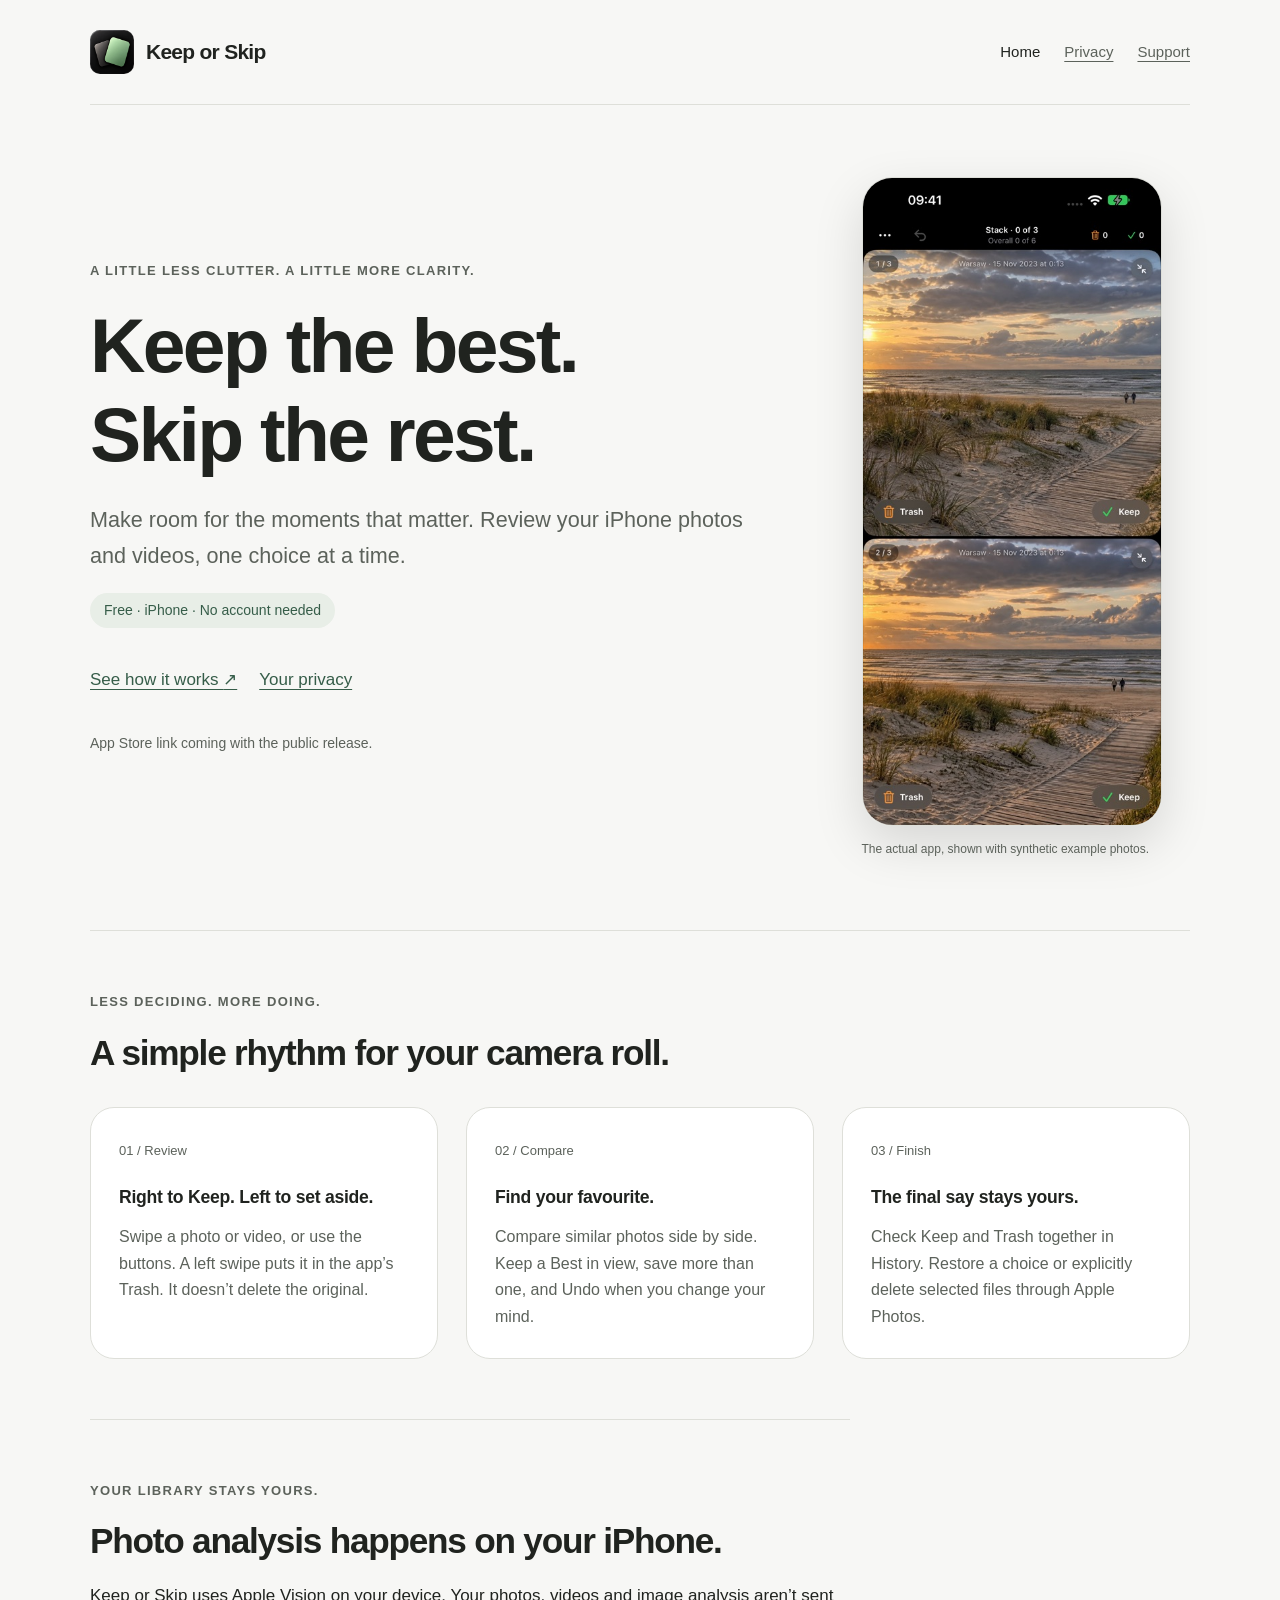
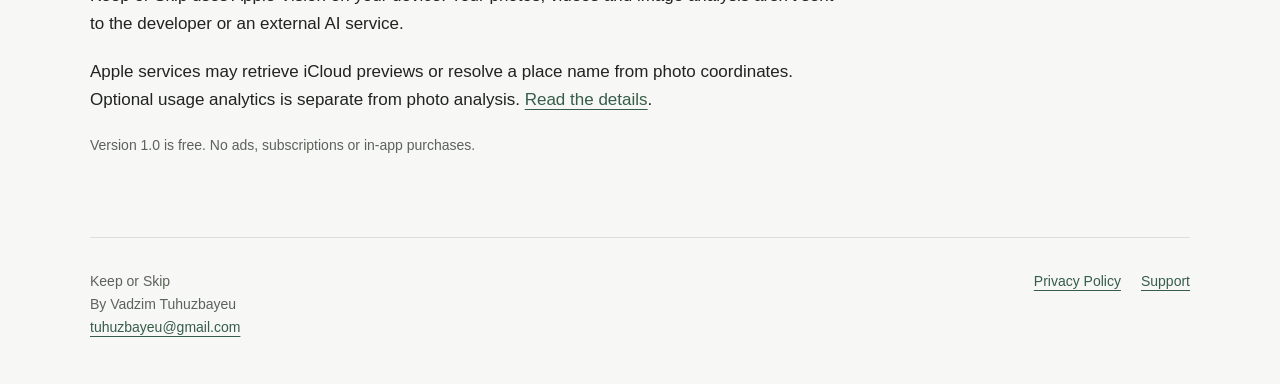
<file: site/index.html>
<!doctype html>
<html lang="en">
<head>
  <meta charset="utf-8">
  <meta name="viewport" content="width=device-width, initial-scale=1">
  <meta name="color-scheme" content="light dark">
  <meta name="referrer" content="strict-origin-when-cross-origin">
  <meta http-equiv="Content-Security-Policy" content="default-src 'none'; style-src 'self'; img-src 'self'; base-uri 'none'; form-action 'none'">
  <title>Keep or Skip — Keep the best. Skip the rest.</title>
  <meta name="description" content="A calmer way to review photos and videos on iPhone. Swipe to keep or set aside, compare similar shots, and delete only when you decide.">
  <link rel="canonical" href="https://tuhuzbayeu.github.io/keep-or-skip-site/">
  <meta property="og:type" content="website">
  <meta property="og:site_name" content="Keep or Skip">
  <meta property="og:title" content="Keep or Skip — Keep the best. Skip the rest.">
  <meta property="og:description" content="A calmer way to review photos and videos on iPhone. Swipe to keep or set aside, compare similar shots, and delete only when you decide.">
  <meta property="og:url" content="https://tuhuzbayeu.github.io/keep-or-skip-site/">
  <meta property="og:locale" content="en_US">
  <link rel="stylesheet" href="./styles.css">
</head>
<body>
<a class="skip-link" href="#main">Skip to content</a>
<header class="header wrap">
  <a class="wordmark" href="./"><img class="brand-icon" src="assets/app-icon.png" alt="Keep or Skip app icon" width="44" height="44">Keep or Skip</a>
  <nav class="nav" aria-label="Main navigation"><a href="./" aria-current="page">Home</a><a href="./privacy/">Privacy</a><a href="./support/">Support</a></nav>
</header>
<main id="main" class="wrap" tabindex="-1">
<section class="hero">
  <div>
    <p class="eyebrow">A little less clutter. A little more clarity.</p>
    <h1>Keep the best.<br>Skip the rest.</h1>
    <p class="lede">Make room for the moments that matter. Review your iPhone photos and videos, one choice at a time.</p>
    <span class="pill">Free · iPhone · No account needed</span>
    <div class="actions"><a href="support/#review">See how it works <span aria-hidden="true">↗</span></a><a href="privacy/">Your privacy</a></div>
    <p class="store-note">App Store link coming with the public release.</p>
  </div>
  <figure class="app-figure">
    <img src="assets/stack-review.jpg" alt="Keep or Skip comparing two beach photos, with Trash and Keep controls on each photo." width="442" height="960" fetchpriority="high">
    <figcaption>The actual app, shown with synthetic example photos.</figcaption>
  </figure>
</section>
<section class="section" aria-labelledby="how"><p class="eyebrow">Less deciding. More doing.</p><h2 id="how">A simple rhythm for your camera roll.</h2>
  <div class="steps">
    <article class="step"><span class="number">01 / Review</span><h3>Right to Keep. Left to set aside.</h3><p>Swipe a photo or video, or use the buttons. A left swipe puts it in the app’s Trash. It doesn’t delete the original.</p></article>
    <article class="step"><span class="number">02 / Compare</span><h3>Find your favourite.</h3><p>Compare similar photos side by side. Keep a Best in view, save more than one, and Undo when you change your mind.</p></article>
    <article class="step"><span class="number">03 / Finish</span><h3>The final say stays yours.</h3><p>Check Keep and Trash together in History. Restore a choice or explicitly delete selected files through Apple Photos.</p></article>
  </div>
</section>
<section class="section privacy-note" aria-labelledby="local"><p class="eyebrow">Your library stays yours.</p><h2 id="local">Photo analysis happens on your iPhone.</h2><p>Keep or Skip uses Apple Vision on your device. Your photos, videos and image analysis aren’t sent to the developer or an external AI service.</p><p>Apple services may retrieve iCloud previews or resolve a place name from photo coordinates. Optional usage analytics is separate from photo analysis. <a href="privacy/">Read the details</a>.</p><p class="meta">Version 1.0 is free. No ads, subscriptions or in-app purchases.</p></section>
</main>
<footer class="footer wrap">
  <p>Keep or Skip<br>By Vadzim Tuhuzbayeu<br><a class="contact" href="mailto:tuhuzbayeu@gmail.com">tuhuzbayeu@gmail.com</a></p>
  <nav aria-label="Footer"><a href="./privacy/">Privacy Policy</a><a href="./support/">Support</a></nav>
</footer>
</body>
</html>
</file>
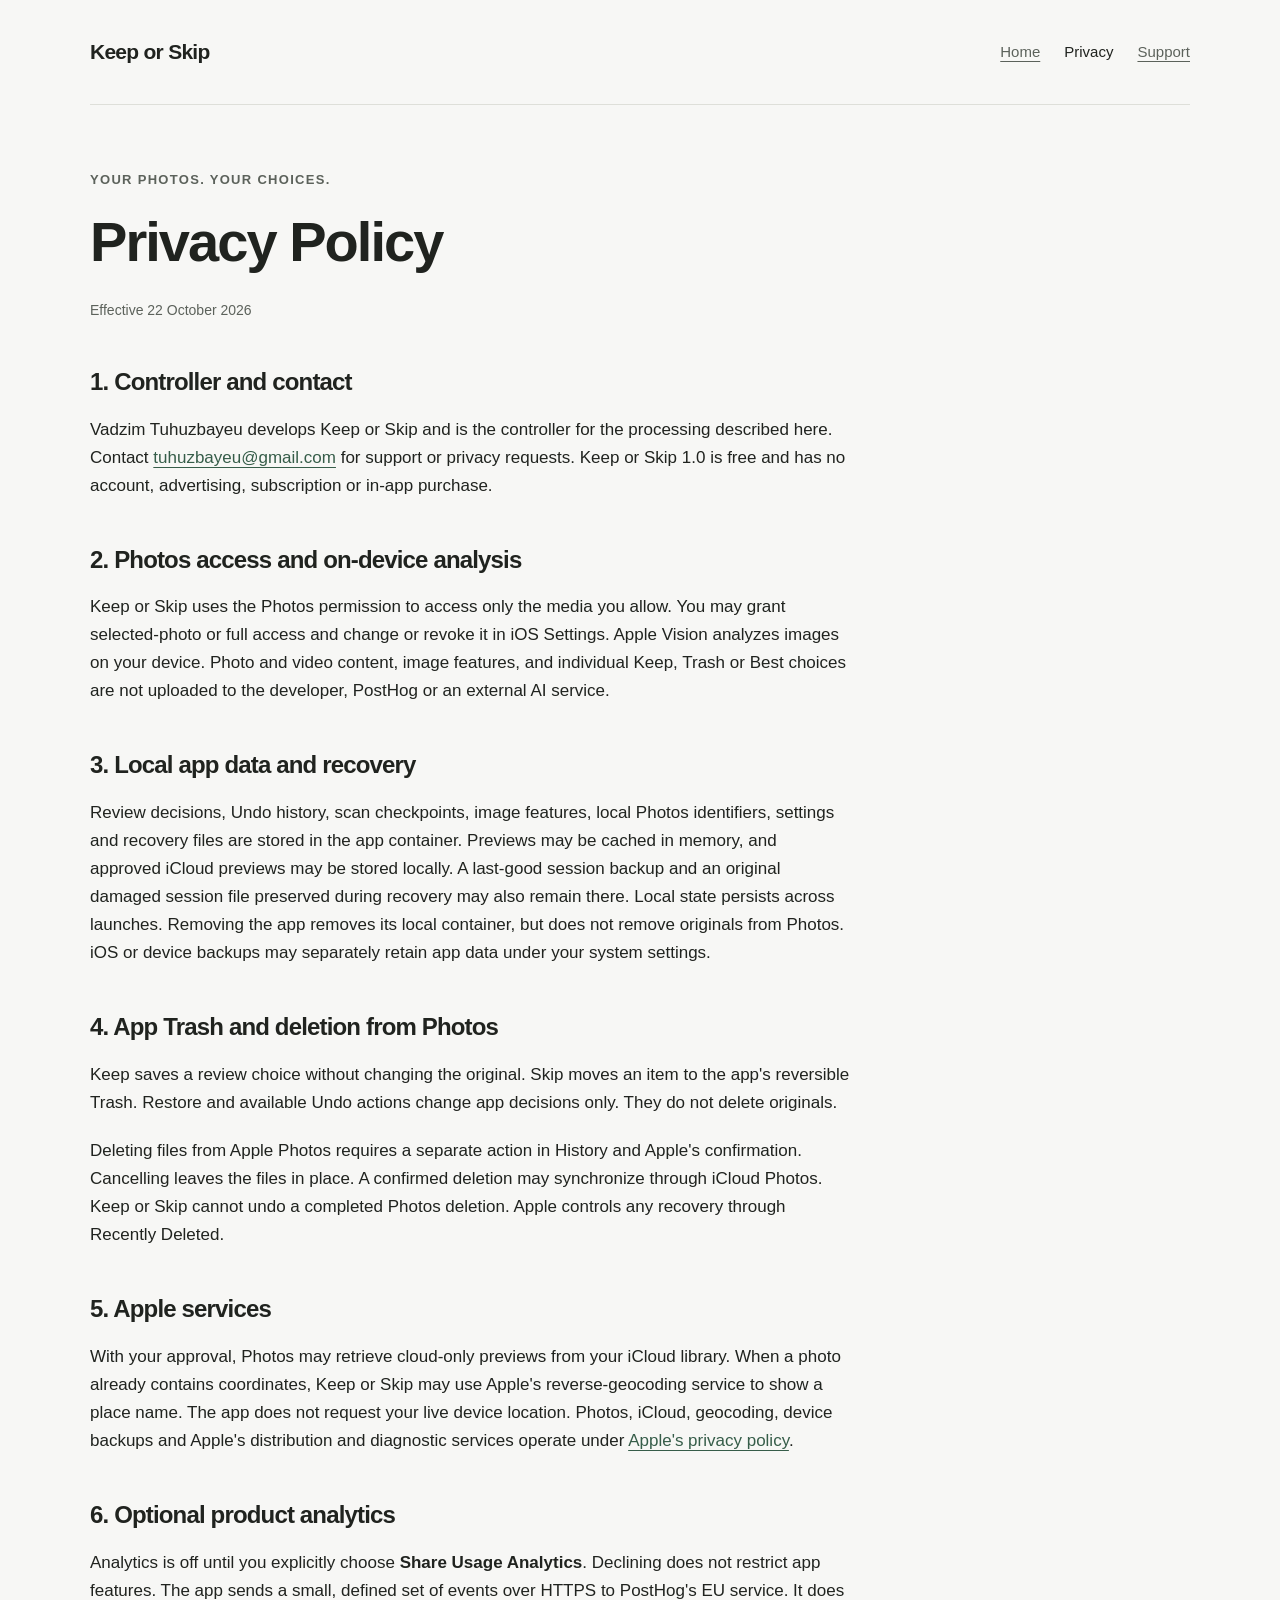
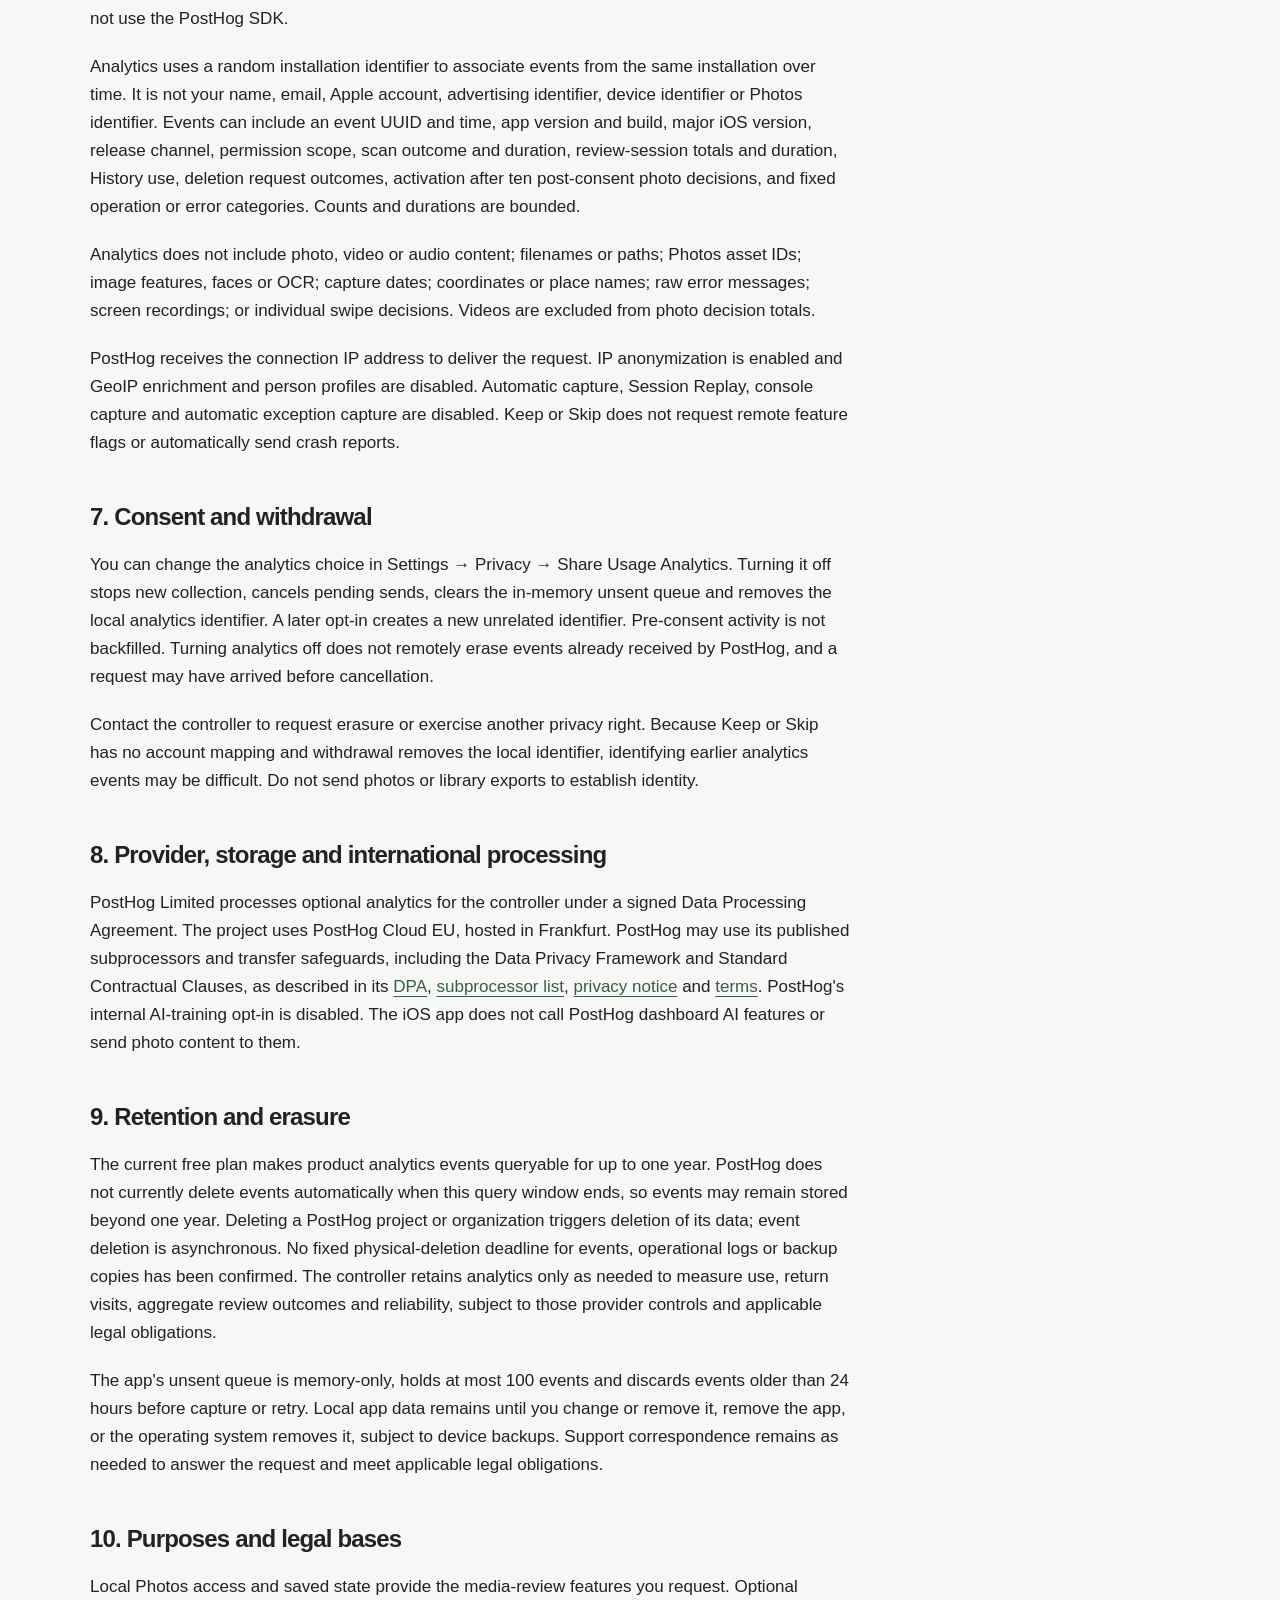
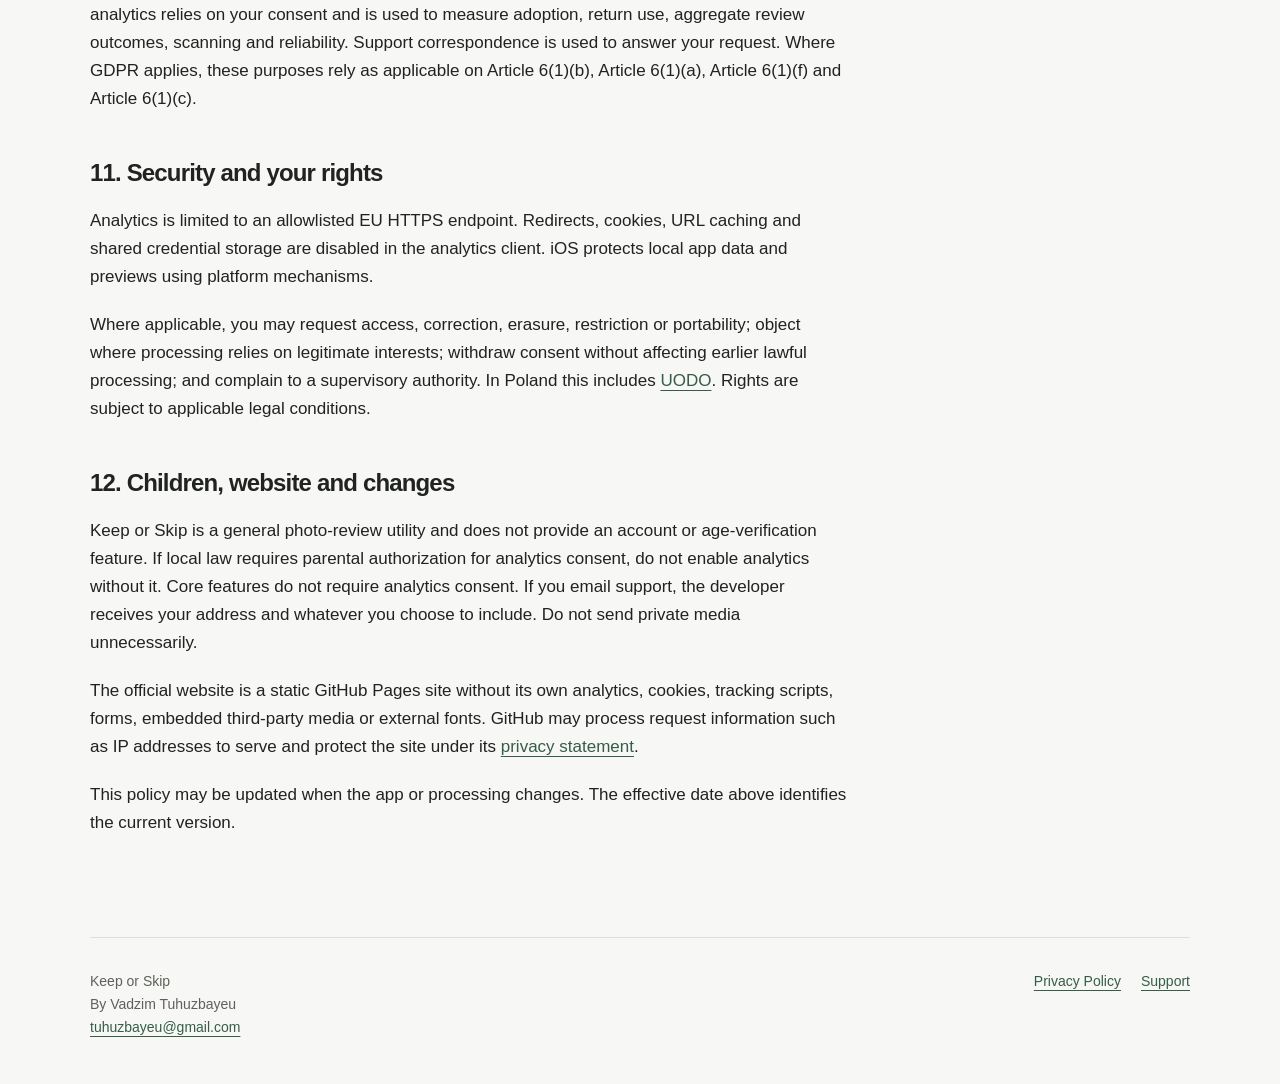
<file: site/privacy/index.html>
<!doctype html>
<html lang="en">
<head>
  <meta charset="utf-8">
  <meta name="viewport" content="width=device-width, initial-scale=1">
  <meta name="color-scheme" content="light dark">
  <meta name="referrer" content="strict-origin-when-cross-origin">
  <meta http-equiv="Content-Security-Policy" content="default-src 'none'; style-src 'self'; img-src 'self'; base-uri 'none'; form-action 'none'">
  <title>Privacy Policy — Keep or Skip</title>
  <meta name="description" content="How Keep or Skip handles Photos access, local review data, iCloud services, deletion and optional consent-based PostHog analytics.">
  <link rel="canonical" href="https://tuhuzbayeu.github.io/keep-or-skip-site/privacy/">
  <meta property="og:type" content="website"><meta property="og:site_name" content="Keep or Skip">
  <meta property="og:title" content="Privacy Policy — Keep or Skip">
  <meta property="og:description" content="How Keep or Skip handles Photos access, local review data, iCloud services, deletion and optional consent-based PostHog analytics.">
  <meta property="og:url" content="https://tuhuzbayeu.github.io/keep-or-skip-site/privacy/"><meta property="og:locale" content="en_US">
  <link rel="stylesheet" href="../styles.css">
</head>
<body>
<a class="skip-link" href="#main">Skip to content</a>
<header class="header wrap"><a class="wordmark" href="../">Keep or Skip</a><nav class="nav" aria-label="Main navigation"><a href="../">Home</a><a href="../privacy/" aria-current="page">Privacy</a><a href="../support/">Support</a></nav></header>
<main id="main" class="wrap" tabindex="-1"><article class="document">
<p class="eyebrow">Your photos. Your choices.</p><h1>Privacy Policy</h1>
<p class="meta">Effective 22 October 2026</p>
<h2 id="controller">1. Controller and contact</h2>
<p>Vadzim Tuhuzbayeu develops Keep or Skip and is the controller for the processing described here. Contact <a class="contact" href="mailto:tuhuzbayeu@gmail.com">tuhuzbayeu@gmail.com</a> for support or privacy requests. Keep or Skip 1.0 is free and has no account, advertising, subscription or in-app purchase.</p>
<h2 id="photos">2. Photos access and on-device analysis</h2>
<p>Keep or Skip uses the Photos permission to access only the media you allow. You may grant selected-photo or full access and change or revoke it in iOS Settings. Apple Vision analyzes images on your device. Photo and video content, image features, and individual Keep, Trash or Best choices are not uploaded to the developer, PostHog or an external AI service.</p>
<h2 id="storage">3. Local app data and recovery</h2>
<p>Review decisions, Undo history, scan checkpoints, image features, local Photos identifiers, settings and recovery files are stored in the app container. Previews may be cached in memory, and approved iCloud previews may be stored locally. A last-good session backup and an original damaged session file preserved during recovery may also remain there. Local state persists across launches. Removing the app removes its local container, but does not remove originals from Photos. iOS or device backups may separately retain app data under your system settings.</p>
<h2 id="deletion">4. App Trash and deletion from Photos</h2>
<p>Keep saves a review choice without changing the original. Skip moves an item to the app's reversible Trash. Restore and available Undo actions change app decisions only. They do not delete originals.</p>
<p>Deleting files from Apple Photos requires a separate action in History and Apple's confirmation. Cancelling leaves the files in place. A confirmed deletion may synchronize through iCloud Photos. Keep or Skip cannot undo a completed Photos deletion. Apple controls any recovery through Recently Deleted.</p>
<h2 id="apple">5. Apple services</h2>
<p>With your approval, Photos may retrieve cloud-only previews from your iCloud library. When a photo already contains coordinates, Keep or Skip may use Apple's reverse-geocoding service to show a place name. The app does not request your live device location. Photos, iCloud, geocoding, device backups and Apple's distribution and diagnostic services operate under <a href="https://www.apple.com/legal/privacy/">Apple's privacy policy</a>.</p>
<h2 id="analytics">6. Optional product analytics</h2>
<p>Analytics is off until you explicitly choose <strong>Share Usage Analytics</strong>. Declining does not restrict app features. The app sends a small, defined set of events over HTTPS to PostHog's EU service. It does not use the PostHog SDK.</p>
<p>Analytics uses a random installation identifier to associate events from the same installation over time. It is not your name, email, Apple account, advertising identifier, device identifier or Photos identifier. Events can include an event UUID and time, app version and build, major iOS version, release channel, permission scope, scan outcome and duration, review-session totals and duration, History use, deletion request outcomes, activation after ten post-consent photo decisions, and fixed operation or error categories. Counts and durations are bounded.</p>
<p>Analytics does not include photo, video or audio content; filenames or paths; Photos asset IDs; image features, faces or OCR; capture dates; coordinates or place names; raw error messages; screen recordings; or individual swipe decisions. Videos are excluded from photo decision totals.</p>
<p>PostHog receives the connection IP address to deliver the request. IP anonymization is enabled and GeoIP enrichment and person profiles are disabled. Automatic capture, Session Replay, console capture and automatic exception capture are disabled. Keep or Skip does not request remote feature flags or automatically send crash reports.</p>
<h2 id="consent">7. Consent and withdrawal</h2>
<p>You can change the analytics choice in Settings → Privacy → Share Usage Analytics. Turning it off stops new collection, cancels pending sends, clears the in-memory unsent queue and removes the local analytics identifier. A later opt-in creates a new unrelated identifier. Pre-consent activity is not backfilled. Turning analytics off does not remotely erase events already received by PostHog, and a request may have arrived before cancellation.</p>
<p>Contact the controller to request erasure or exercise another privacy right. Because Keep or Skip has no account mapping and withdrawal removes the local identifier, identifying earlier analytics events may be difficult. Do not send photos or library exports to establish identity.</p>
<h2 id="processors">8. Provider, storage and international processing</h2>
<p>PostHog Limited processes optional analytics for the controller under a signed Data Processing Agreement. The project uses PostHog Cloud EU, hosted in Frankfurt. PostHog may use its published subprocessors and transfer safeguards, including the Data Privacy Framework and Standard Contractual Clauses, as described in its <a href="https://posthog.com/dpa">DPA</a>, <a href="https://posthog.com/subprocessors">subprocessor list</a>, <a href="https://posthog.com/privacy">privacy notice</a> and <a href="https://posthog.com/terms">terms</a>. PostHog's internal AI-training opt-in is disabled. The iOS app does not call PostHog dashboard AI features or send photo content to them.</p>
<h2 id="retention">9. Retention and erasure</h2>
<p>The current free plan makes product analytics events queryable for up to one year. PostHog does not currently delete events automatically when this query window ends, so events may remain stored beyond one year. Deleting a PostHog project or organization triggers deletion of its data; event deletion is asynchronous. No fixed physical-deletion deadline for events, operational logs or backup copies has been confirmed. The controller retains analytics only as needed to measure use, return visits, aggregate review outcomes and reliability, subject to those provider controls and applicable legal obligations.</p>
<p>The app's unsent queue is memory-only, holds at most 100 events and discards events older than 24 hours before capture or retry. Local app data remains until you change or remove it, remove the app, or the operating system removes it, subject to device backups. Support correspondence remains as needed to answer the request and meet applicable legal obligations.</p>
<h2 id="purposes">10. Purposes and legal bases</h2>
<p>Local Photos access and saved state provide the media-review features you request. Optional analytics relies on your consent and is used to measure adoption, return use, aggregate review outcomes, scanning and reliability. Support correspondence is used to answer your request. Where GDPR applies, these purposes rely as applicable on Article 6(1)(b), Article 6(1)(a), Article 6(1)(f) and Article 6(1)(c).</p>
<h2 id="rights">11. Security and your rights</h2>
<p>Analytics is limited to an allowlisted EU HTTPS endpoint. Redirects, cookies, URL caching and shared credential storage are disabled in the analytics client. iOS protects local app data and previews using platform mechanisms.</p>
<p>Where applicable, you may request access, correction, erasure, restriction or portability; object where processing relies on legitimate interests; withdraw consent without affecting earlier lawful processing; and complain to a supervisory authority. In Poland this includes <a href="https://uodo.gov.pl/en">UODO</a>. Rights are subject to applicable legal conditions.</p>
<h2 id="children">12. Children, website and changes</h2>
<p>Keep or Skip is a general photo-review utility and does not provide an account or age-verification feature. If local law requires parental authorization for analytics consent, do not enable analytics without it. Core features do not require analytics consent. If you email support, the developer receives your address and whatever you choose to include. Do not send private media unnecessarily.</p>
<p>The official website is a static GitHub Pages site without its own analytics, cookies, tracking scripts, forms, embedded third-party media or external fonts. GitHub may process request information such as IP addresses to serve and protect the site under its <a href="https://docs.github.com/en/site-policy/privacy-policies/github-general-privacy-statement">privacy statement</a>.</p>
<p>This policy may be updated when the app or processing changes. The effective date above identifies the current version.</p>
<span id="local"></span><span id="security"></span><span id="transfers"></span><span id="changes"></span><span id="contact"></span>
</article></main>
<footer class="footer wrap"><p>Keep or Skip<br>By Vadzim Tuhuzbayeu<br><a class="contact" href="mailto:tuhuzbayeu@gmail.com">tuhuzbayeu@gmail.com</a></p><nav aria-label="Footer"><a href="../privacy/">Privacy Policy</a><a href="../support/">Support</a></nav></footer>
</body>
</html>
</file>
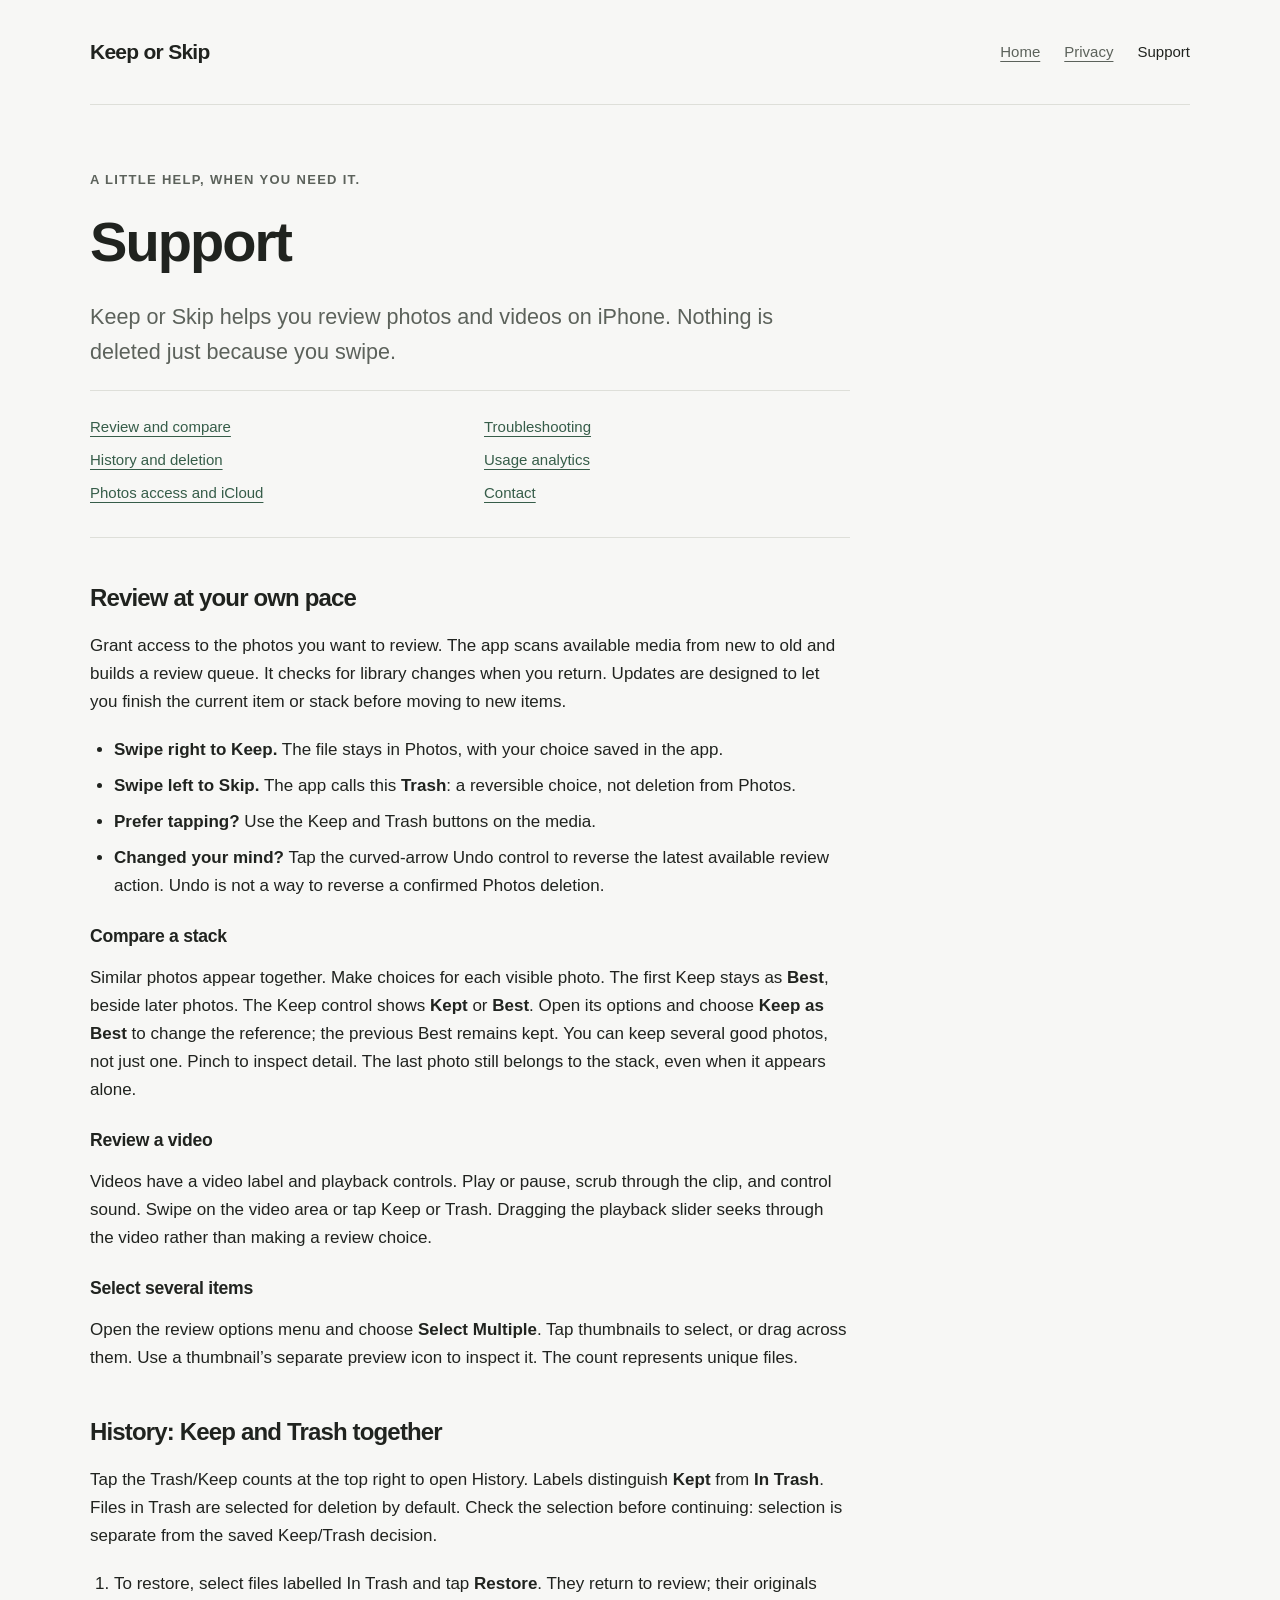
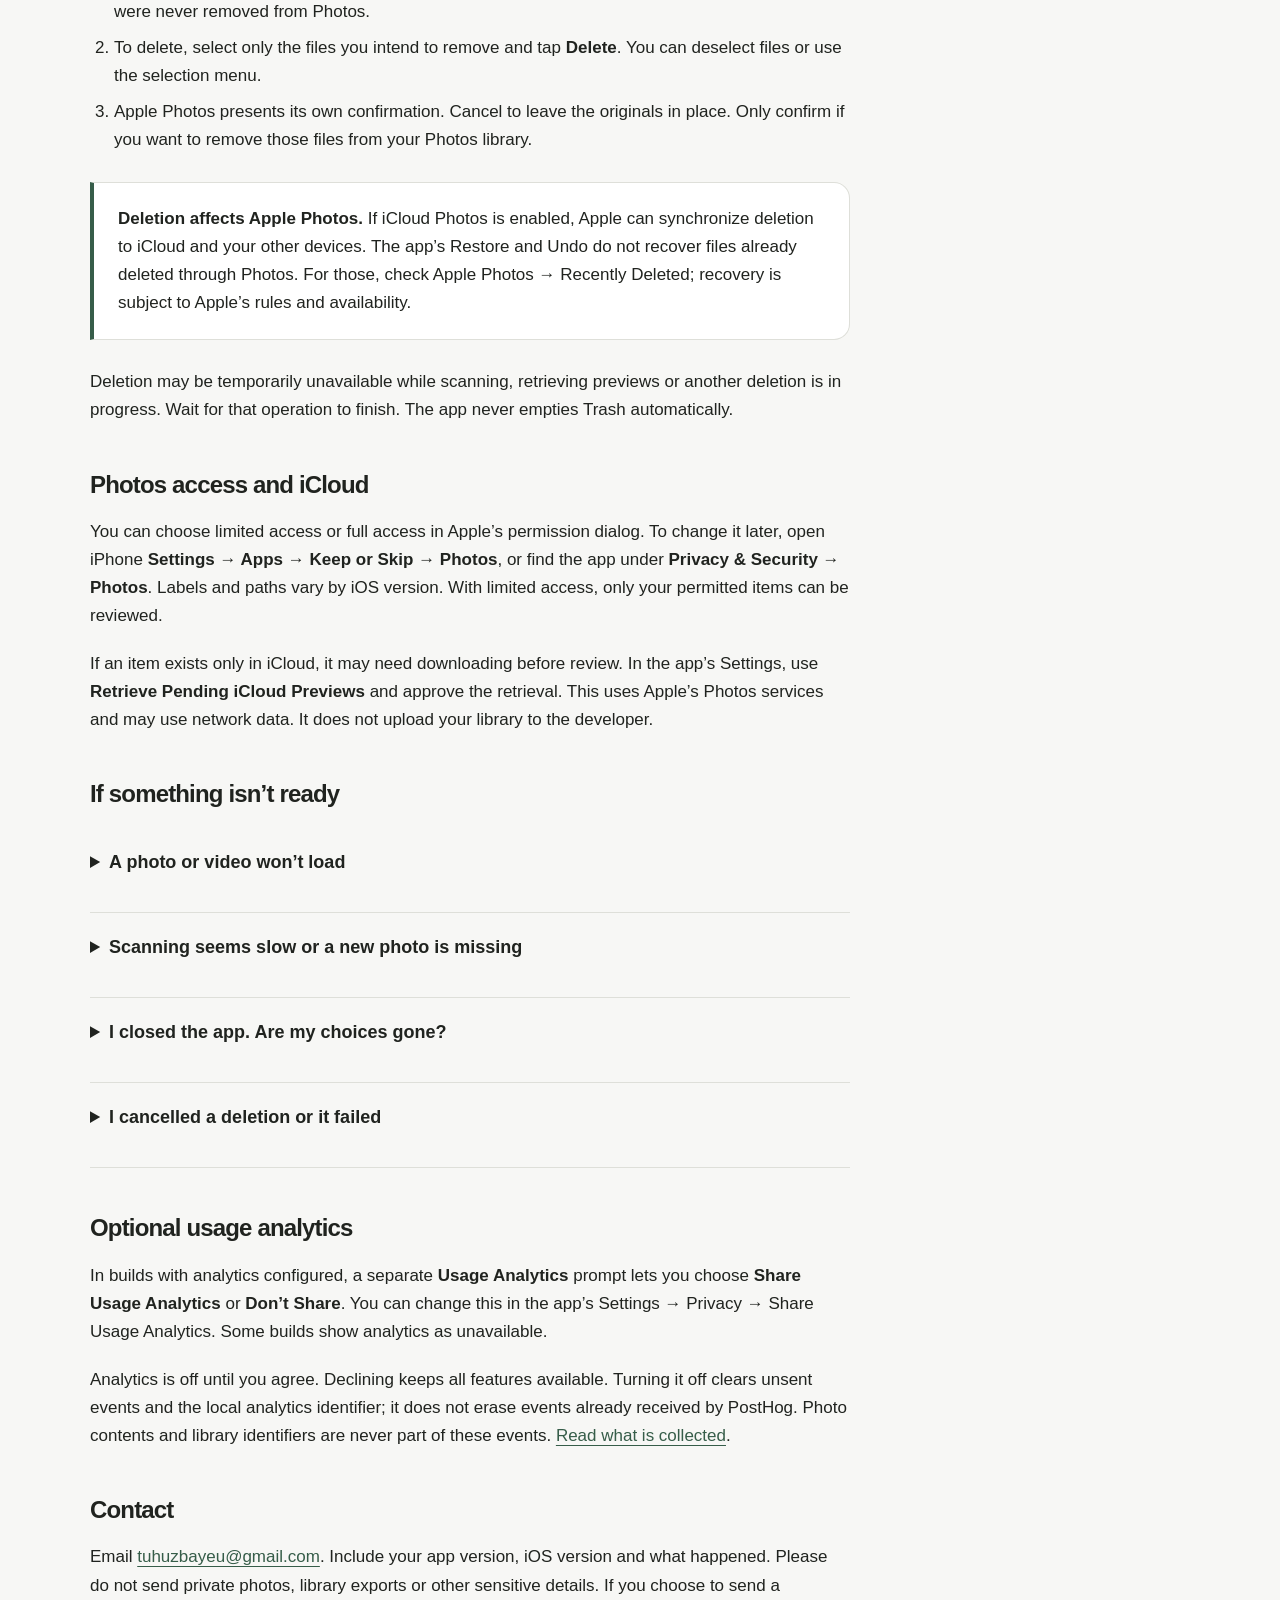
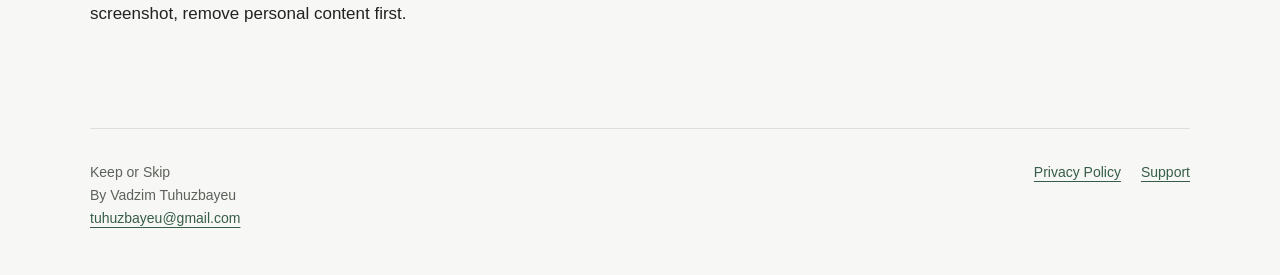
<file: site/support/index.html>
<!doctype html>
<html lang="en">
<head>
  <meta charset="utf-8">
  <meta name="viewport" content="width=device-width, initial-scale=1">
  <meta name="color-scheme" content="light dark">
  <meta name="referrer" content="strict-origin-when-cross-origin">
  <meta http-equiv="Content-Security-Policy" content="default-src 'none'; style-src 'self'; img-src 'self'; base-uri 'none'; form-action 'none'">
  <title>Support — Keep or Skip</title>
  <meta name="description" content="Help with swiping, Best photos, Undo, History, safe deletion, Photos access, iCloud previews and optional analytics in Keep or Skip.">
  <link rel="canonical" href="https://tuhuzbayeu.github.io/keep-or-skip-site/support/">
  <meta property="og:type" content="website">
  <meta property="og:site_name" content="Keep or Skip">
  <meta property="og:title" content="Support — Keep or Skip">
  <meta property="og:description" content="Help with swiping, Best photos, Undo, History, safe deletion, Photos access, iCloud previews and optional analytics in Keep or Skip.">
  <meta property="og:url" content="https://tuhuzbayeu.github.io/keep-or-skip-site/support/">
  <meta property="og:locale" content="en_US">
  <link rel="stylesheet" href="../styles.css">
</head>
<body>
<a class="skip-link" href="#main">Skip to content</a>
<header class="header wrap">
  <a class="wordmark" href="../">Keep or Skip</a>
  <nav class="nav" aria-label="Main navigation"><a href="../">Home</a><a href="../privacy/">Privacy</a><a href="../support/" aria-current="page">Support</a></nav>
</header>
<main id="main" class="wrap" tabindex="-1">
<article class="document">
<p class="eyebrow">A little help, when you need it.</p><h1>Support</h1>
<p class="lede">Keep or Skip helps you review photos and videos on iPhone. Nothing is deleted just because you swipe.</p>
<nav class="toc" aria-label="On this page"><ul><li><a href="#review">Review and compare</a></li><li><a href="#history">History and deletion</a></li><li><a href="#access">Photos access and iCloud</a></li><li><a href="#troubleshooting">Troubleshooting</a></li><li><a href="#analytics">Usage analytics</a></li><li><a href="#contact">Contact</a></li></ul></nav>
<h2 id="review">Review at your own pace</h2>
<p>Grant access to the photos you want to review. The app scans available media from new to old and builds a review queue. It checks for library changes when you return. Updates are designed to let you finish the current item or stack before moving to new items.</p>
<ul><li><strong>Swipe right to Keep.</strong> The file stays in Photos, with your choice saved in the app.</li><li><strong>Swipe left to Skip.</strong> The app calls this <strong>Trash</strong>: a reversible choice, not deletion from Photos.</li><li><strong>Prefer tapping?</strong> Use the Keep and Trash buttons on the media.</li><li><strong>Changed your mind?</strong> Tap the curved-arrow Undo control to reverse the latest available review action. Undo is not a way to reverse a confirmed Photos deletion.</li></ul>
<h3>Compare a stack</h3><p>Similar photos appear together. Make choices for each visible photo. The first Keep stays as <strong>Best</strong>, beside later photos. The Keep control shows <strong>Kept</strong> or <strong>Best</strong>. Open its options and choose <strong>Keep as Best</strong> to change the reference; the previous Best remains kept. You can keep several good photos, not just one. Pinch to inspect detail. The last photo still belongs to the stack, even when it appears alone.</p>
<h3>Review a video</h3><p>Videos have a video label and playback controls. Play or pause, scrub through the clip, and control sound. Swipe on the video area or tap Keep or Trash. Dragging the playback slider seeks through the video rather than making a review choice.</p>
<h3>Select several items</h3><p>Open the review options menu and choose <strong>Select Multiple</strong>. Tap thumbnails to select, or drag across them. Use a thumbnail’s separate preview icon to inspect it. The count represents unique files.</p>
<h2 id="history">History: Keep and Trash together</h2>
<p>Tap the Trash/Keep counts at the top right to open History. Labels distinguish <strong>Kept</strong> from <strong>In Trash</strong>. Files in Trash are selected for deletion by default. Check the selection before continuing: selection is separate from the saved Keep/Trash decision.</p>
<ol><li>To restore, select files labelled In Trash and tap <strong>Restore</strong>. They return to review; their originals were never removed from Photos.</li><li>To delete, select only the files you intend to remove and tap <strong>Delete</strong>. You can deselect files or use the selection menu.</li><li>Apple Photos presents its own confirmation. Cancel to leave the originals in place. Only confirm if you want to remove those files from your Photos library.</li></ol>
<div class="notice"><p><strong>Deletion affects Apple Photos.</strong> If iCloud Photos is enabled, Apple can synchronize deletion to iCloud and your other devices. The app’s Restore and Undo do not recover files already deleted through Photos. For those, check Apple Photos → Recently Deleted; recovery is subject to Apple’s rules and availability.</p></div>
<p>Deletion may be temporarily unavailable while scanning, retrieving previews or another deletion is in progress. Wait for that operation to finish. The app never empties Trash automatically.</p>
<h2 id="access">Photos access and iCloud</h2>
<p>You can choose limited access or full access in Apple’s permission dialog. To change it later, open iPhone <strong>Settings → Apps → Keep or Skip → Photos</strong>, or find the app under <strong>Privacy &amp; Security → Photos</strong>. Labels and paths vary by iOS version. With limited access, only your permitted items can be reviewed.</p>
<p>If an item exists only in iCloud, it may need downloading before review. In the app’s Settings, use <strong>Retrieve Pending iCloud Previews</strong> and approve the retrieval. This uses Apple’s Photos services and may use network data. It does not upload your library to the developer.</p>
<h2 id="troubleshooting">If something isn’t ready</h2>
<div class="faq">
<details><summary>A photo or video won’t load</summary><p>Check Photos access, try <strong>Retry</strong>, and ensure the item is still in Apple Photos. For cloud-only media, check your connection and the pending iCloud previews in Settings. Video playback currently relies on media available locally through Photos; open it in Apple Photos to download it, then retry.</p><p><strong>Skip for Now</strong> moves past an unavailable item without marking it as bad or putting it in Trash. Keep/Trash actions are blocked until the required media is ready.</p></details>
<details><summary>Scanning seems slow or a new photo is missing</summary><p>Return to the app and allow the background update to progress. In Settings, check the scan status. If it was paused, choose <strong>Resume Scan</strong>. Check limited Photos access: a new item may not be included in the allowed selection. Cloud-only items may need explicit preview retrieval. Keep the app open for work to continue; iOS can suspend it in the background.</p></details>
<details><summary>I closed the app. Are my choices gone?</summary><p>Choices and scan progress are saved locally and restored on launch. Removing the app removes its local session data. Do not delete and reinstall as a first troubleshooting step. If a saved review cannot be read, the recovery screen offers Retry and, when available, Restore Backup with confirmation. A backup may omit recent changes; the damaged original is preserved. An unsupported version requires an app update or support, not a reset. Do not uninstall to fix this. Contact support if restoration fails.</p></details>
<details><summary>I cancelled a deletion or it failed</summary><p>Cancelling the Photos confirmation does not delete anything. Check the current selection in History before retrying. If access changed or an item disappeared, restore permission or let the library refresh first. Do not assume an error means all selected files were removed.</p></details>
</div>
<h2 id="analytics">Optional usage analytics</h2>
<p>In builds with analytics configured, a separate <strong>Usage Analytics</strong> prompt lets you choose <strong>Share Usage Analytics</strong> or <strong>Don’t Share</strong>. You can change this in the app’s Settings → Privacy → Share Usage Analytics. Some builds show analytics as unavailable.</p>
<p>Analytics is off until you agree. Declining keeps all features available. Turning it off clears unsent events and the local analytics identifier; it does not erase events already received by PostHog. Photo contents and library identifiers are never part of these events. <a href="../privacy/#analytics">Read what is collected</a>.</p>
<h2 id="contact">Contact</h2><p>Email <a class="contact" href="mailto:tuhuzbayeu@gmail.com">tuhuzbayeu@gmail.com</a>. Include your app version, iOS version and what happened. Please do not send private photos, library exports or other sensitive details. If you choose to send a screenshot, remove personal content first.</p>
</article>
</main>
<footer class="footer wrap">
  <p>Keep or Skip<br>By Vadzim Tuhuzbayeu<br><a class="contact" href="mailto:tuhuzbayeu@gmail.com">tuhuzbayeu@gmail.com</a></p>
  <nav aria-label="Footer"><a href="../privacy/">Privacy Policy</a><a href="../support/">Support</a></nav>
</footer>
</body>
</html>
</file>
<file: site/styles.css>
:root {
  color-scheme:light dark;
  --bg:#f7f7f5;
  --surface:#fff;
  --ink:#20231f;
  --muted:#5c625b;
  --line:#dedfd9;
  --accent:#365d49;
  --soft:#e8eee7;
  --radius:24px;
  font-family:-apple-system,BlinkMacSystemFont,"Segoe UI",sans-serif;
  font-synthesis:none;
}
* {
  box-sizing:border-box;
}
html {
  scroll-padding-top:24px;
}
body {
  margin:0;
  background:var(--bg);
  color:var(--ink);
  font-size:17px;
  line-height:1.65;
}
a {
  color:var(--accent);
  text-underline-offset:4px;
}
a:hover {
  text-decoration-thickness:2px;
}
a:focus-visible,summary:focus-visible {
  outline:3px solid var(--accent);
  outline-offset:5px;
  border-radius:4px;
}
img {
  max-width:100%;
  height:auto;
  display:block;
}
h1,h2,h3,p {
  margin-top:0;
}
h1,h2,h3 {
  line-height:1.15;
  letter-spacing:-.035em;
}
h1 {
  font-size:clamp(2.7rem,6vw,5rem);
  font-weight:650;
  margin-bottom:24px;
}
h2 {
  font-size:clamp(1.55rem,3vw,2.2rem);
  font-weight:600;
  margin-bottom:20px;
}
h3 {
  font-size:1.1rem;
  letter-spacing:-.015em;
}
p {
  margin-bottom:20px;
}
strong {
  font-weight:600;
}
.wrap {
  width:min(1100px,calc(100% - 48px));
  margin-inline:auto;
}
.skip-link {
  position:absolute;
  left:24px;
  top:-100px;
  background:var(--surface);
  padding:10px 16px;
  z-index:10;
}
.skip-link:focus {
  top:12px;
}
.header {
  display:flex;
  align-items:center;
  justify-content:space-between;
  gap:20px;
  padding-block:30px;
  border-bottom:1px solid var(--line);
}
.wordmark {
  color:var(--ink);
  font-size:21px;
  font-weight:650;
  text-decoration:none;
  letter-spacing:-.035em;
  display:inline-flex;
  align-items:center;
  gap:12px;
}
.brand-icon {
  width:44px;
  height:44px;
  border-radius:10px;
}
.nav {
  display:flex;
  gap:24px;
  flex-wrap:wrap;
}
.nav a {
  color:var(--muted);
  font-size:15px;
  min-height:44px;
  display:inline-flex;
  align-items:center;
}
.nav [aria-current=page] {
  color:var(--ink);
  text-decoration:none;
}
.hero {
  display:grid;
  grid-template-columns:1.3fr .7fr;
  gap:80px;
  align-items:center;
  padding-block:72px;
}
.eyebrow {
  font-size:13px;
  color:var(--muted);
  letter-spacing:.1em;
  text-transform:uppercase;
  font-weight:600;
}
.lede {
  font-size:clamp(1.15rem,2vw,1.35rem);
  color:var(--muted);
  max-width:35em;
}
.pill {
  display:inline-flex;
  align-items:center;
  padding:6px 14px;
  background:var(--soft);
  border-radius:100px;
  font-size:14px;
  color:var(--accent);
}
.actions {
  display:flex;
  gap:22px;
  flex-wrap:wrap;
  align-items:center;
  margin-block:28px;
}
.actions a {
  padding-block:10px;
}
.store-note {
  font-size:14px;
  color:var(--muted);
}
.app-figure {
  margin:0;
  max-width:300px;
  justify-self:center;
}
.app-figure img {
  border-radius:30px;
  box-shadow:0 18px 50px #0002;
  border:1px solid var(--line);
}
figcaption {
  font-size:12px;
  color:var(--muted);
  margin-top:14px;
  line-height:1.5;
}
.section {
  padding-block:60px;
  border-top:1px solid var(--line);
}
.steps {
  display:grid;
  grid-template-columns:repeat(3,1fr);
  gap:28px;
  margin-top:34px;
}
.step {
  background:var(--surface);
  border:1px solid var(--line);
  border-radius:var(--radius);
  padding:28px;
}
.step .number {
  display:inline-block;
  color:var(--muted);
  font-size:13px;
  margin-bottom:25px;
}
.step p {
  color:var(--muted);
  font-size:16px;
  margin-bottom:0;
}
.privacy-note {
  max-width:760px;
}
.footer {
  padding-block:32px 45px;
  border-top:1px solid var(--line);
  font-size:14px;
  color:var(--muted);
  display:flex;
  gap:30px;
  justify-content:space-between;
  align-items:flex-start;
}
.footer p {
  margin:0;
}
.footer nav {
  display:flex;
  gap:20px;
  flex-wrap:wrap;
}
.document {
  max-width:760px;
  padding-block:64px 80px;
}
.document h1 {
  font-size:clamp(2.4rem,5vw,3.5rem);
}
.document h2 {
  font-size:1.5rem;
  margin-top:46px;
}
.document h3 {
  margin-top:26px;
}
.document li {
  margin-bottom:8px;
}
.document ul,.document ol {
  padding-left:24px;
}
.meta {
  color:var(--muted);
  font-size:14px;
}
.notice {
  border:1px solid var(--line);
  border-left:4px solid var(--accent);
  padding:22px 24px;
  border-radius:0 16px 16px 0;
  background:var(--surface);
  margin-block:28px;
}
.notice p:last-child {
  margin-bottom:0;
}
.toc {
  border-block:1px solid var(--line);
  padding-block:24px;
}
.toc ul {
  columns:2;
  column-gap:28px;
  list-style:none;
  padding:0;
  margin:0;
}
.toc li {
  break-inside:avoid;
  font-size:15px;
}
.contact {
  overflow-wrap:anywhere;
}
.faq details {
  padding-block:20px;
  border-bottom:1px solid var(--line);
}
.faq summary {
  font-size:18px;
  font-weight:600;
  cursor:pointer;
  min-height:44px;
}
.faq details p:last-child {
  margin-bottom:0;
}
.faq details[open] summary {
  margin-bottom:18px;
}
@media(prefers-color-scheme:dark) {
  :root {
    --bg:#101210;
    --surface:#1a1d19;
    --ink:#f1f3ed;
    --muted:#b3baaf;
    --line:#363c33;
    --accent:#b1d0b8;
    --soft:#27362b;
  }
  .app-figure img {
    box-shadow:0 18px 50px #0005;
  }
}
@media(max-width:700px) {
  .wrap {
    width:calc(100% - 36px);
  }
  .header {
    padding-block:18px;
    gap:12px;
  }
  .nav {
    gap:16px;
  }
  .wordmark {
    font-size:19px;
  }
  .hero {
    grid-template-columns:1fr;
    gap:38px;
    padding-block:46px;
  }
  .app-figure {
    max-width:248px;
  }
  .steps {
    grid-template-columns:1fr;
    gap:14px;
  }
  .step {
    padding:24px;
  }
  .step .number {
    margin-bottom:12px;
  }
  .section {
    padding-block:40px;
  }
  .footer {
    flex-direction:column;
    gap:20px;
  }
  .document {
    padding-block:42px 60px;
  }
  .toc ul {
    columns:1;
  }
}
@media(prefers-reduced-motion:reduce) {
  * {
    scroll-behavior:auto!important;
  }
}
</file>
